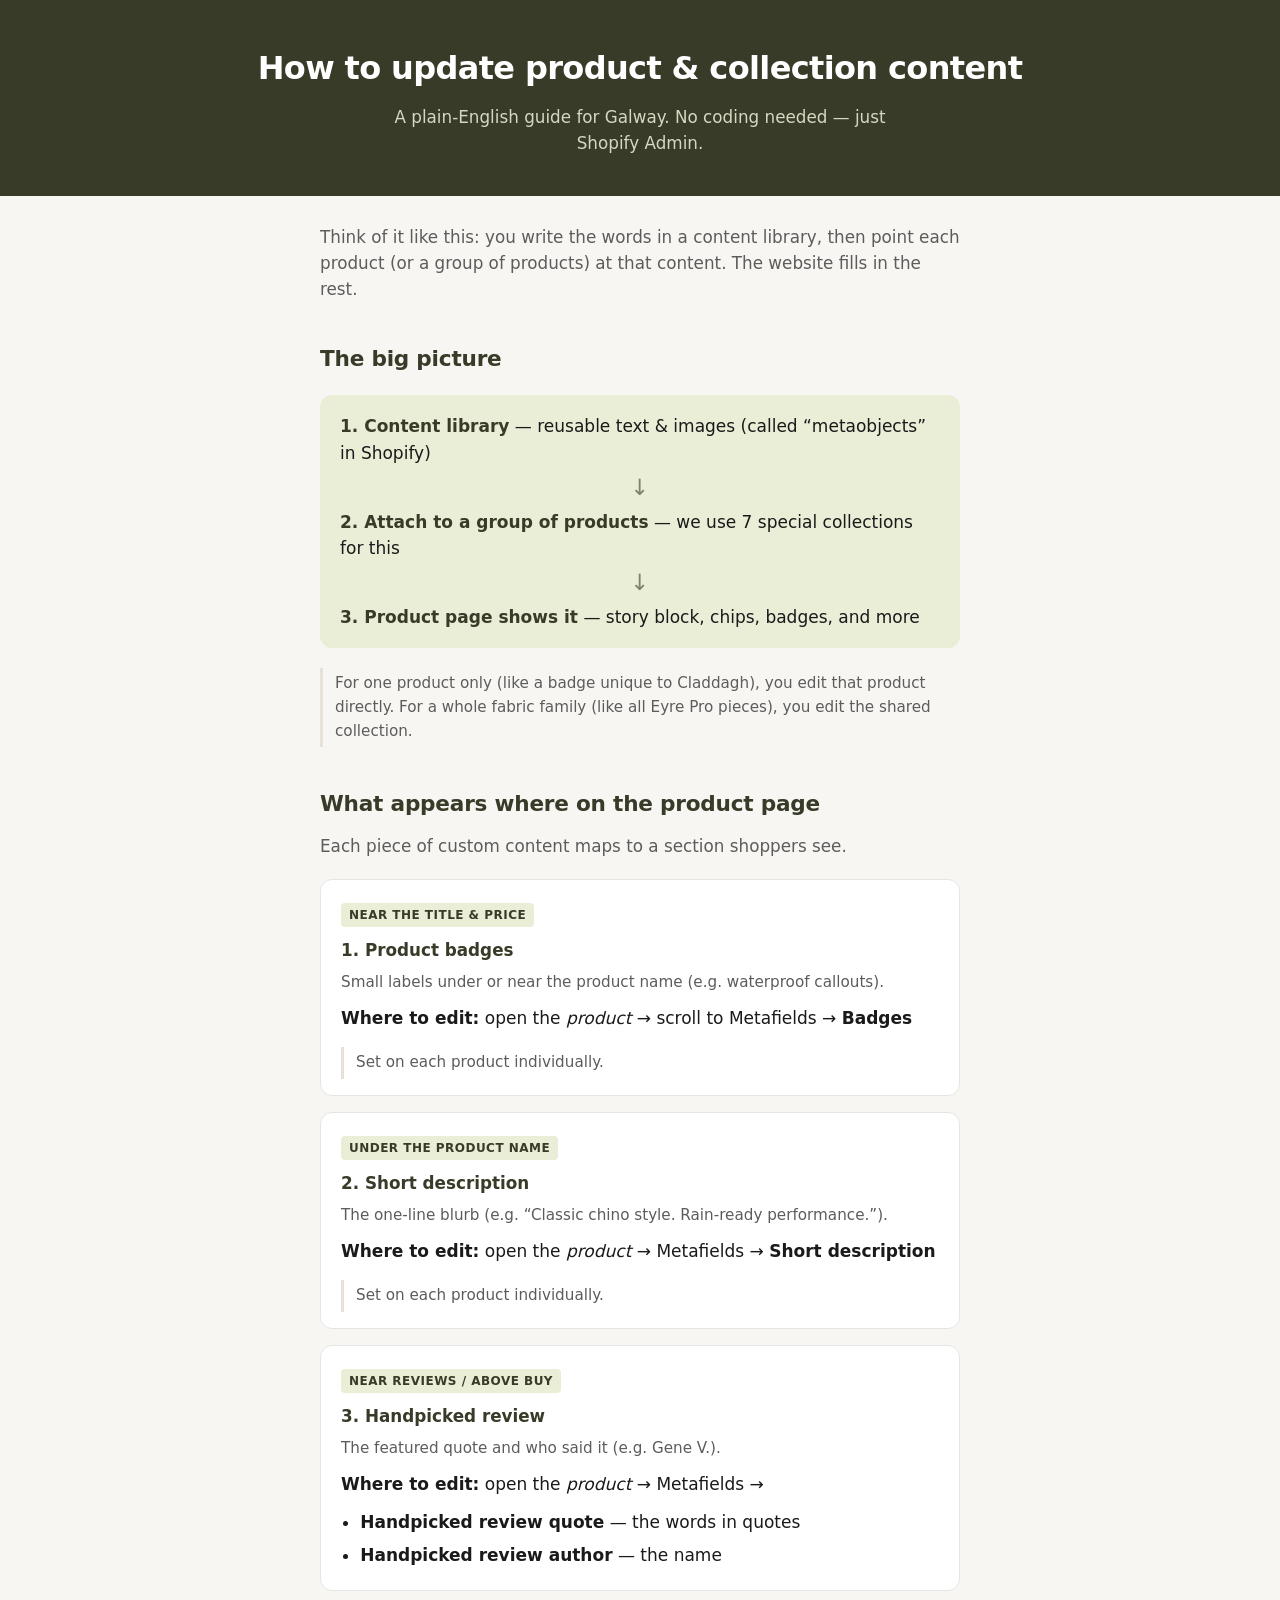
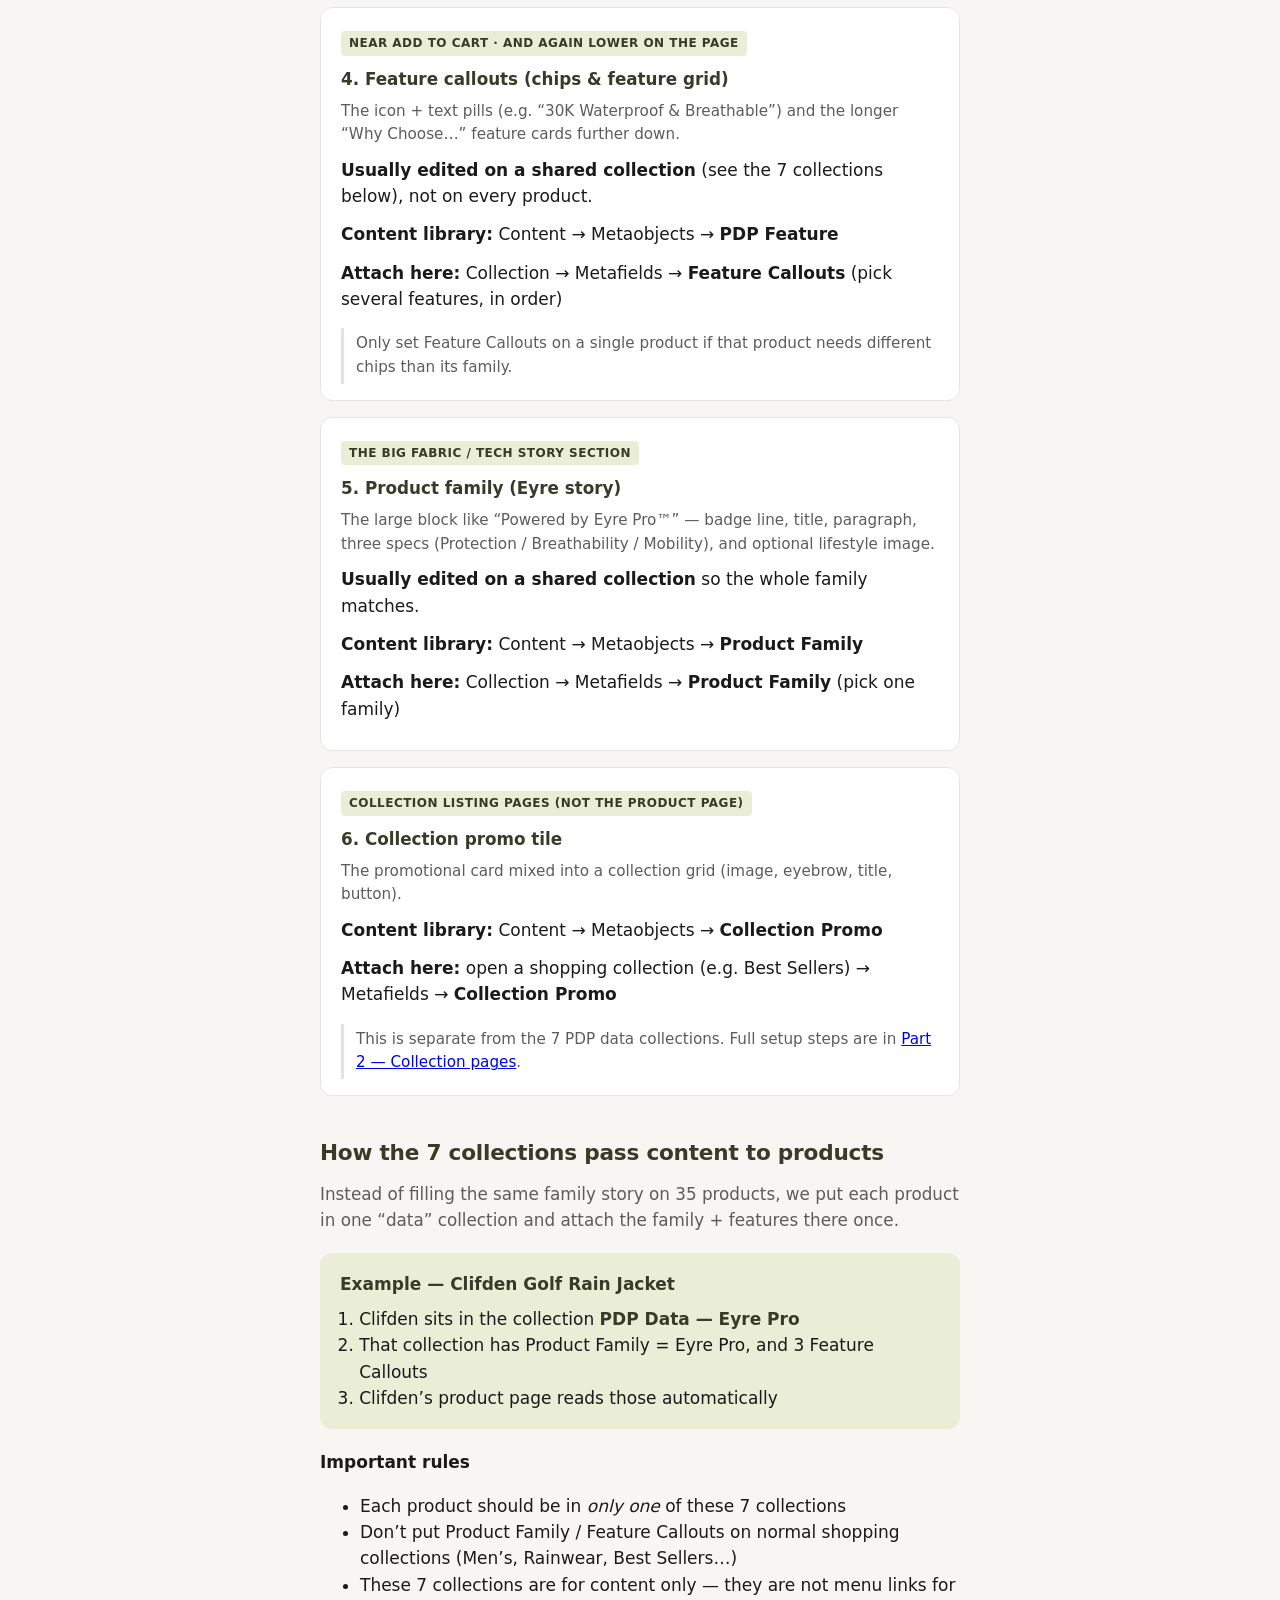
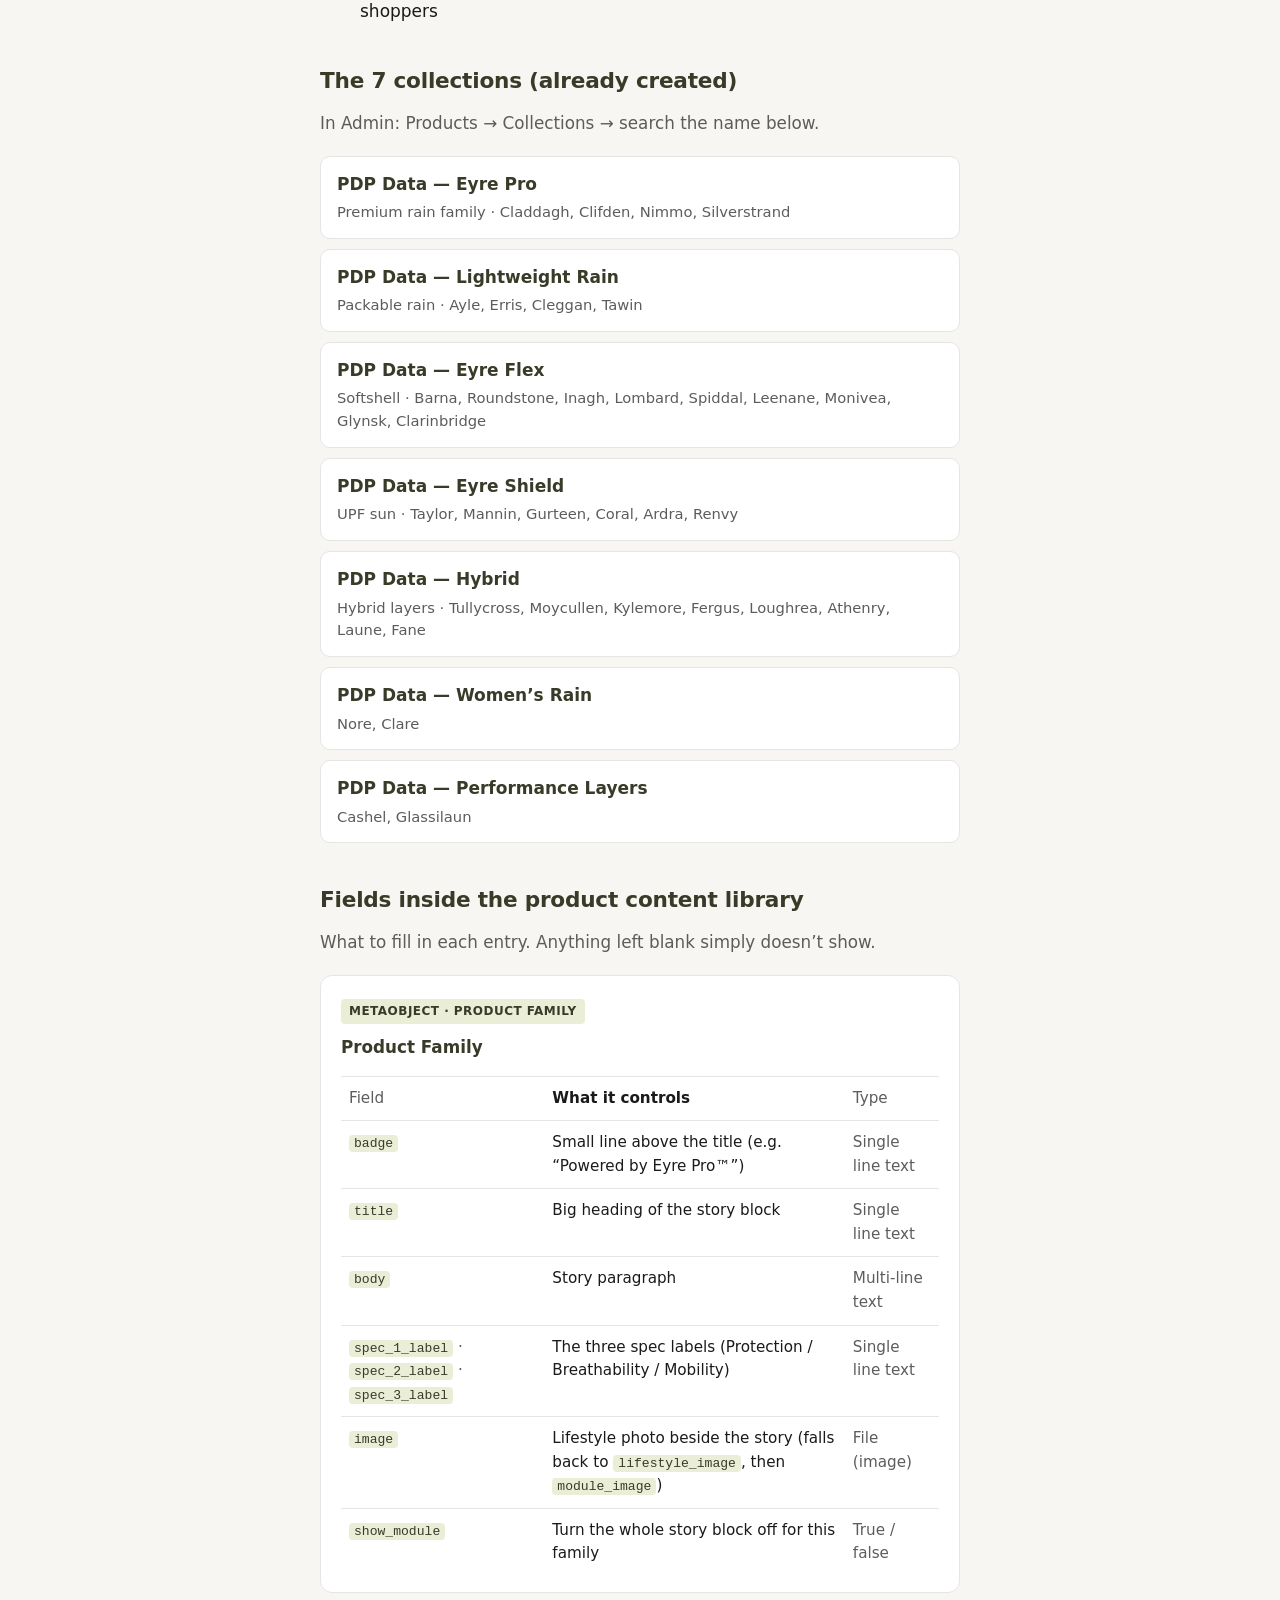
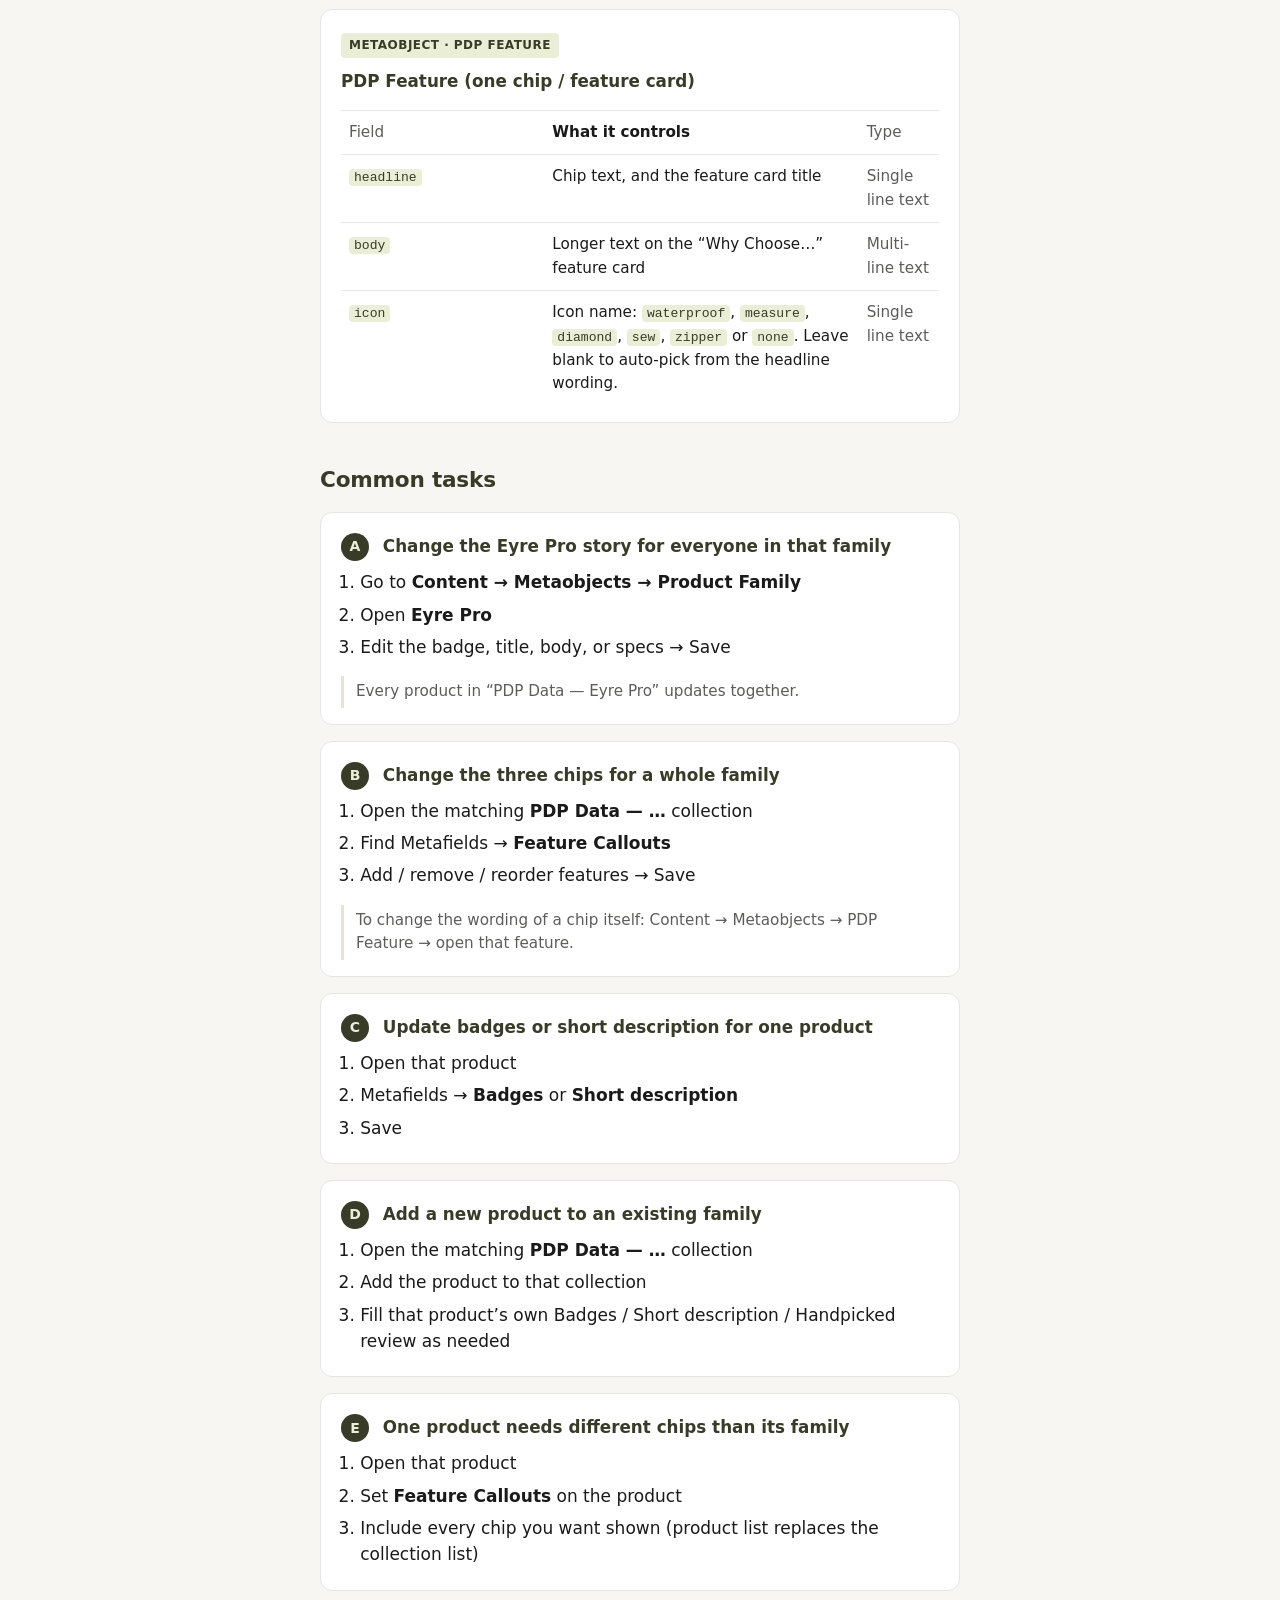
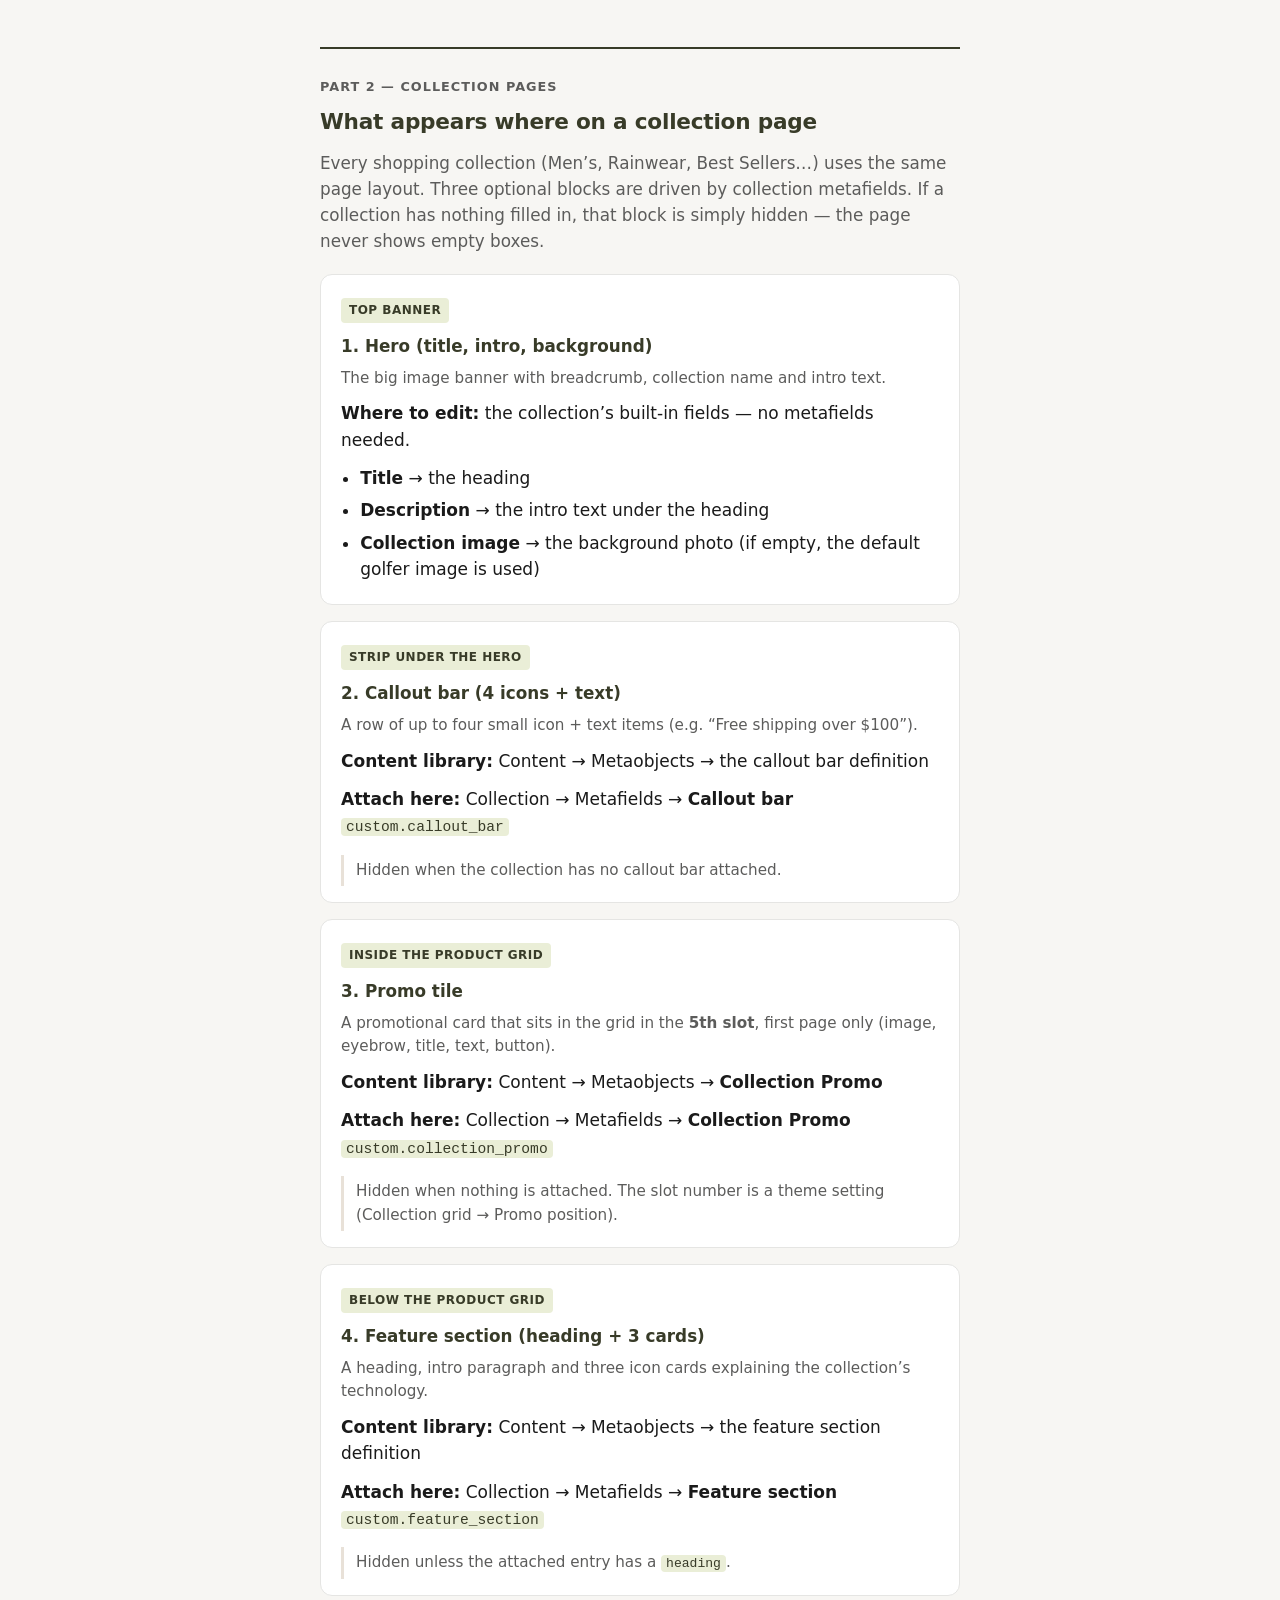
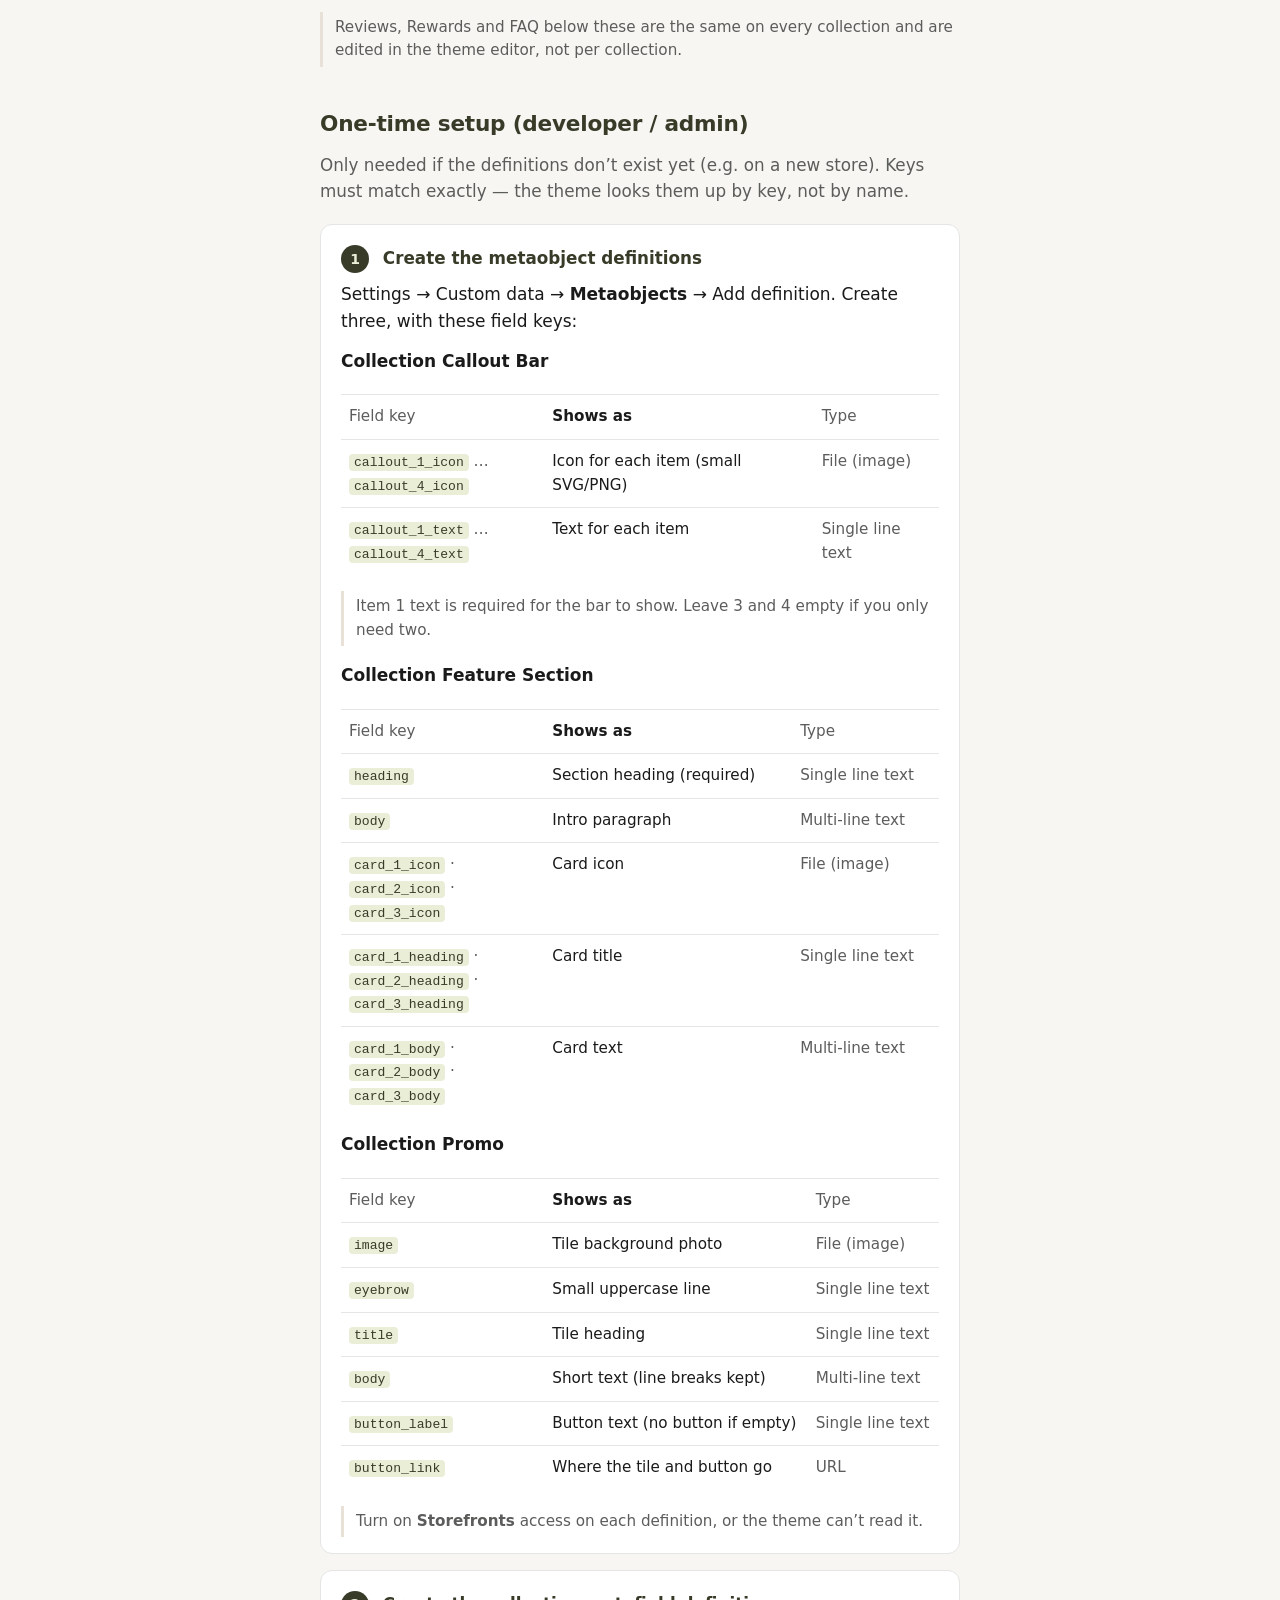
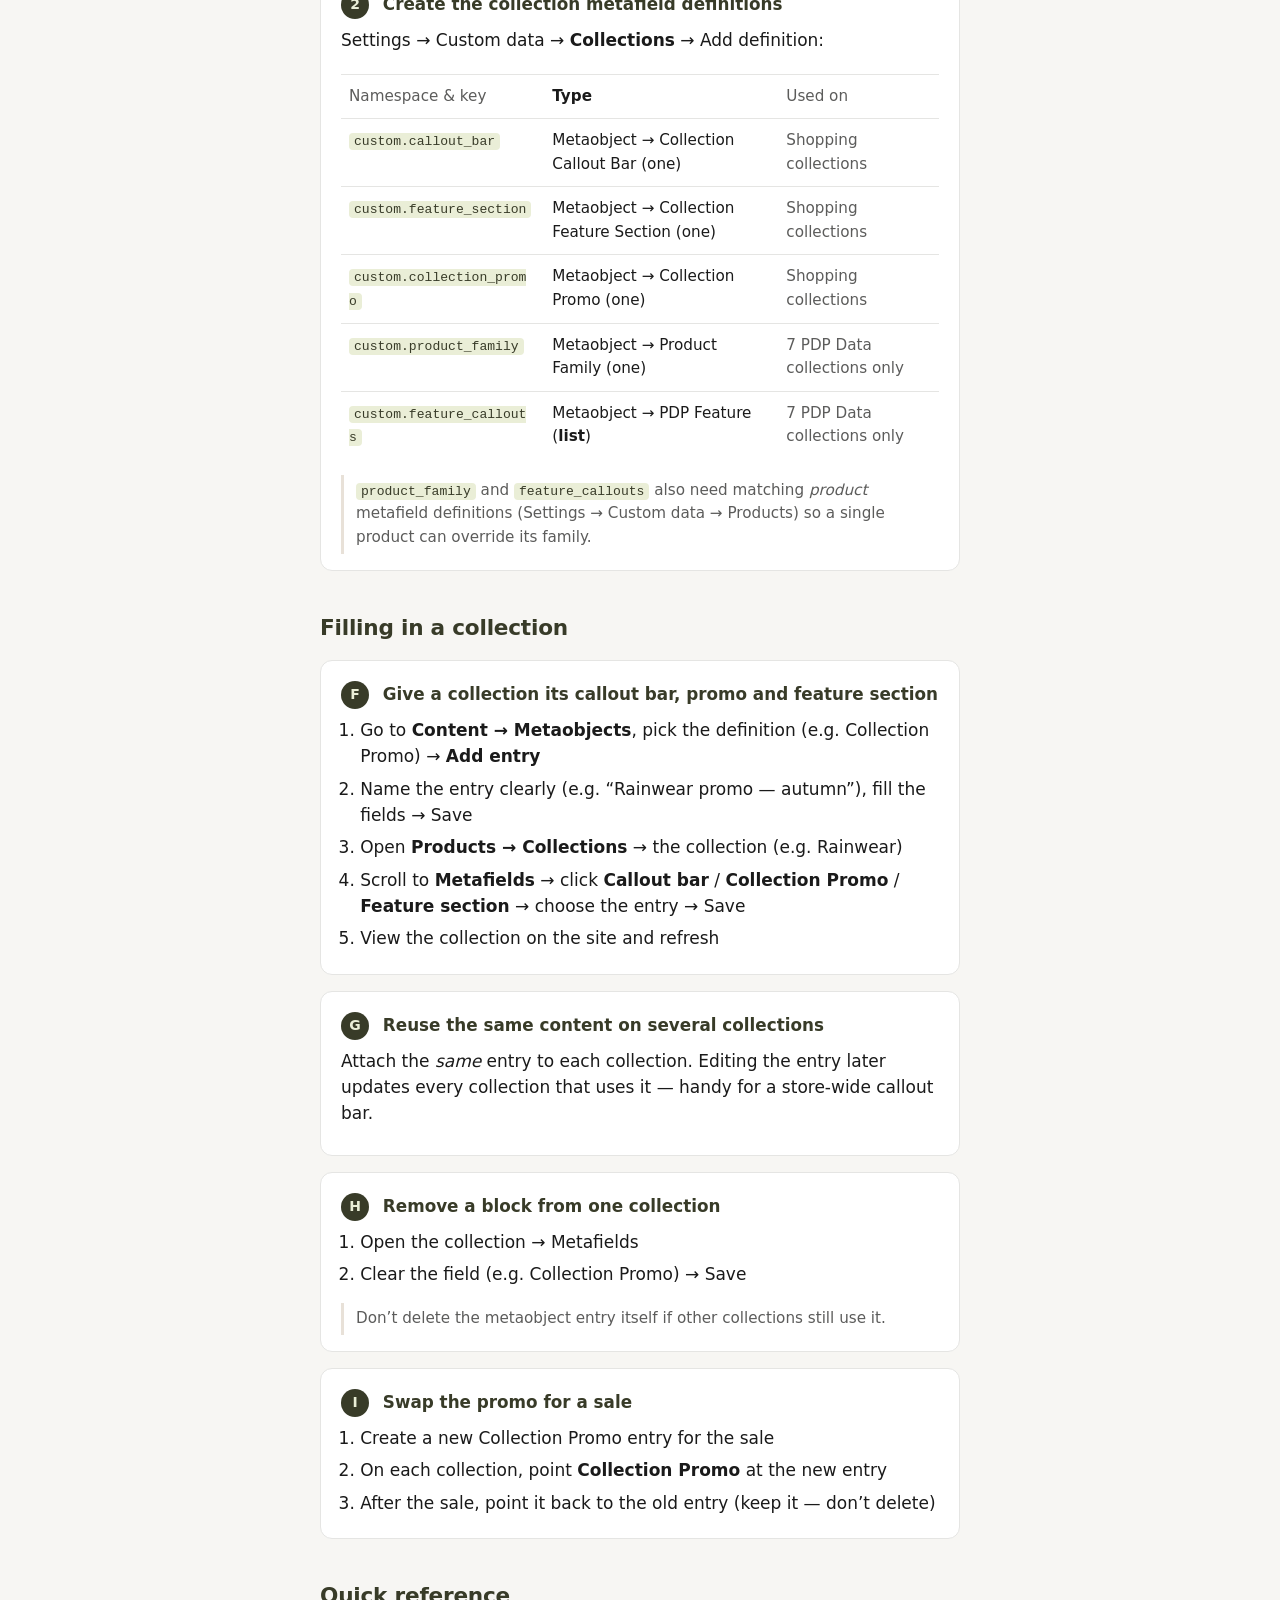
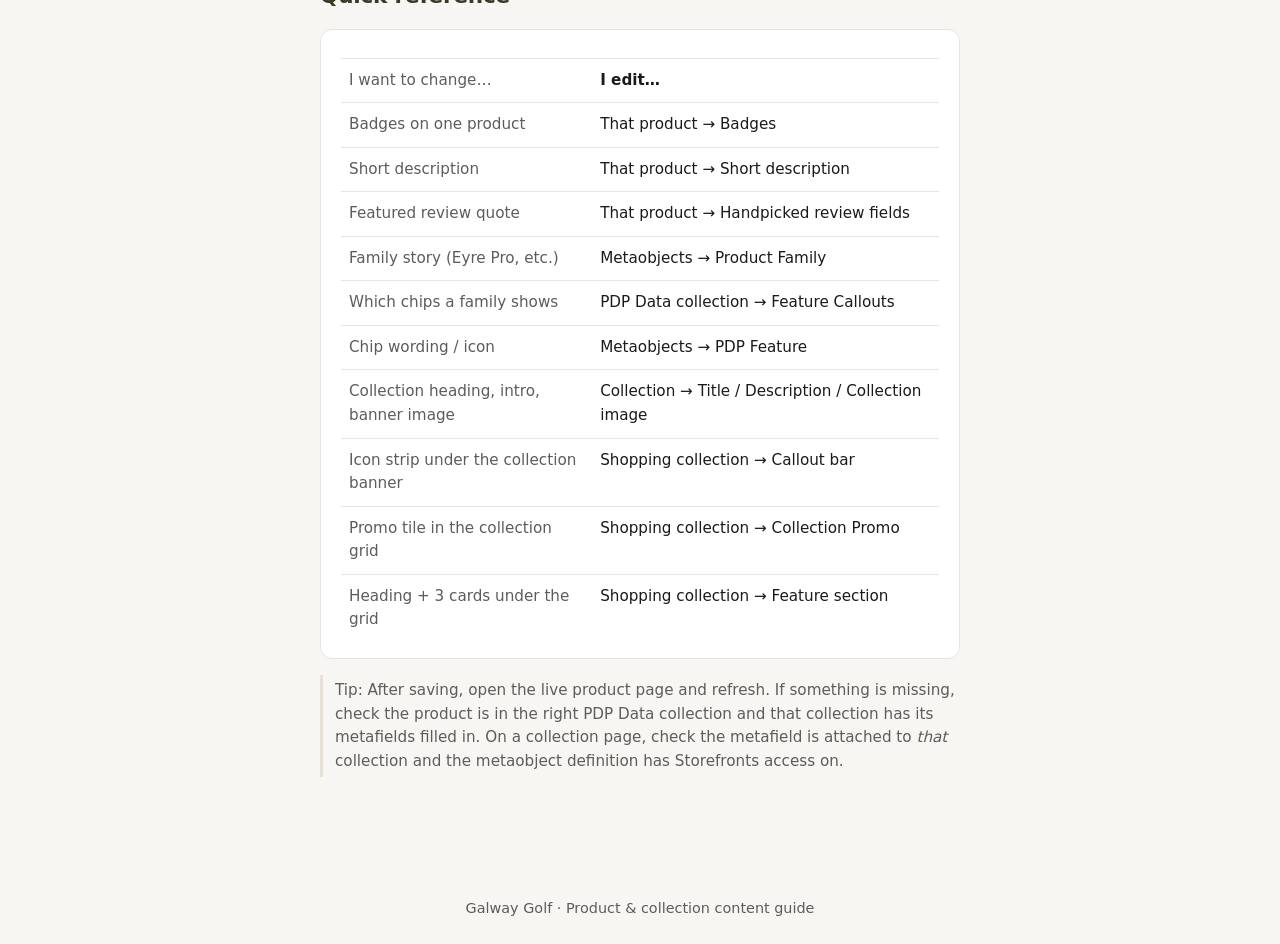
<file: docs/index.html>
<!DOCTYPE html>
<html lang="en">
<head>
  <meta charset="utf-8" />
  <meta name="viewport" content="width=device-width, initial-scale=1" />
  <title>Galway content guide</title>
  <style>
    :root {
      --green: #383b28;
      --mint: #eaeed7;
      --ink: #1a1a1a;
      --muted: #5c5c5b;
      --line: #e5e5e3;
      --bg: #f7f6f3;
      --card: #fff;
      --taupe: #e8e1d8;
    }
    * { box-sizing: border-box; }
    body {
      margin: 0;
      font: 17px/1.55 system-ui, -apple-system, "Segoe UI", sans-serif;
      color: var(--ink);
      background: var(--bg);
    }
    .hero {
      background: var(--green);
      color: var(--mint);
      padding: 44px 24px 40px;
      text-align: center;
    }
    .hero h1 {
      margin: 0 0 10px;
      font-size: clamp(1.5rem, 4vw, 2rem);
      color: #fff;
      font-weight: 600;
      letter-spacing: -0.02em;
    }
    .hero p {
      margin: 0 auto;
      max-width: 32rem;
      opacity: 0.88;
      font-size: 1.05rem;
    }
    .wrap {
      max-width: 680px;
      margin: 0 auto;
      padding: 28px 20px 80px;
    }
    h2 {
      margin: 40px 0 12px;
      font-size: 1.35rem;
      color: var(--green);
      letter-spacing: -0.01em;
    }
    h3 {
      margin: 0 0 8px;
      font-size: 1.05rem;
      color: var(--green);
    }
    p { margin: 0 0 12px; }
    .lede {
      color: var(--muted);
      font-size: 1.05rem;
      margin-bottom: 20px;
    }
    .card {
      background: var(--card);
      border: 1px solid var(--line);
      border-radius: 12px;
      padding: 20px 20px 16px;
      margin: 16px 0;
    }
    .card .where {
      display: inline-block;
      font-size: 12px;
      font-weight: 600;
      letter-spacing: 0.04em;
      text-transform: uppercase;
      background: var(--mint);
      color: var(--green);
      padding: 3px 8px;
      border-radius: 4px;
      margin-bottom: 10px;
    }
    .card .shows {
      color: var(--muted);
      font-size: 0.95rem;
      margin: 0 0 10px;
    }
    .card ol, .card ul {
      margin: 8px 0 0;
      padding-left: 1.2rem;
    }
    .card li { margin: 6px 0; }
    .num {
      display: inline-flex;
      align-items: center;
      justify-content: center;
      width: 28px;
      height: 28px;
      border-radius: 50%;
      background: var(--green);
      color: var(--mint);
      font-size: 14px;
      font-weight: 700;
      margin-right: 8px;
      vertical-align: middle;
    }
    .flow {
      background: var(--mint);
      border-radius: 12px;
      padding: 18px 20px;
      margin: 20px 0;
    }
    .flow strong { color: var(--green); }
    .arrow {
      text-align: center;
      color: var(--green);
      font-size: 1.4rem;
      margin: 4px 0;
      opacity: 0.6;
    }
    table.simple {
      width: 100%;
      border-collapse: collapse;
      font-size: 0.95rem;
      margin: 8px 0 0;
    }
    table.simple th,
    table.simple td {
      text-align: left;
      vertical-align: top;
      padding: 10px 8px;
      border-top: 1px solid var(--line);
    }
    table.simple th {
      width: 42%;
      color: var(--muted);
      font-weight: 500;
    }
    .note {
      font-size: 0.95rem;
      color: var(--muted);
      border-left: 3px solid var(--taupe);
      padding: 4px 0 4px 12px;
      margin: 16px 0;
    }
    .list-plain {
      list-style: none;
      padding: 0;
      margin: 0;
    }
    .list-plain li {
      background: var(--card);
      border: 1px solid var(--line);
      border-radius: 10px;
      padding: 14px 16px;
      margin: 10px 0;
    }
    .list-plain strong { color: var(--green); }
    .list-plain span {
      display: block;
      color: var(--muted);
      font-size: 0.92rem;
      margin-top: 4px;
    }
    code {
      font: 0.86em/1.4 ui-monospace, SFMono-Regular, Menlo, monospace;
      background: var(--mint);
      color: var(--green);
      padding: 1px 5px;
      border-radius: 4px;
      word-break: break-word;
    }
    .part {
      margin: 56px 0 0;
      padding-top: 28px;
      border-top: 2px solid var(--green);
      font-size: 0.8rem;
      font-weight: 700;
      letter-spacing: 0.08em;
      text-transform: uppercase;
      color: var(--muted);
    }
    .scroll { overflow-x: auto; }
    table.fields th { width: 34%; }
    table.fields td:nth-child(3) { color: var(--muted); }
    footer {
      text-align: center;
      color: var(--muted);
      font-size: 0.9rem;
      padding: 24px;
    }
  </style>
</head>
<body>

  <header class="hero">
    <h1>How to update product &amp; collection content</h1>
    <p>A plain-English guide for Galway. No coding needed — just Shopify Admin.</p>
  </header>

  <div class="wrap">

    <p class="lede">
      Think of it like this: you write the words in a content library, then point each product
      (or a group of products) at that content. The website fills in the rest.
    </p>

    <!-- BIG PICTURE -->
    <h2>The big picture</h2>
    <div class="flow">
      <p style="margin:0"><strong>1. Content library</strong> — reusable text &amp; images (called “metaobjects” in Shopify)</p>
      <div class="arrow">↓</div>
      <p style="margin:0"><strong>2. Attach to a group of products</strong> — we use 7 special collections for this</p>
      <div class="arrow">↓</div>
      <p style="margin:0"><strong>3. Product page shows it</strong> — story block, chips, badges, and more</p>
    </div>
    <p class="note">
      For one product only (like a badge unique to Claddagh), you edit that product directly.
      For a whole fabric family (like all Eyre Pro pieces), you edit the shared collection.
    </p>

    <!-- PRODUCT PAGE MAP -->
    <h2>What appears where on the product page</h2>
    <p class="lede">Each piece of custom content maps to a section shoppers see.</p>

    <div class="card">
      <span class="where">Near the title &amp; price</span>
      <h3>1. Product badges</h3>
      <p class="shows">Small labels under or near the product name (e.g. waterproof callouts).</p>
      <p><strong>Where to edit:</strong> open the <em>product</em> → scroll to Metafields → <strong>Badges</strong></p>
      <p class="note" style="margin-bottom:0">Set on each product individually.</p>
    </div>

    <div class="card">
      <span class="where">Under the product name</span>
      <h3>2. Short description</h3>
      <p class="shows">The one-line blurb (e.g. “Classic chino style. Rain-ready performance.”).</p>
      <p><strong>Where to edit:</strong> open the <em>product</em> → Metafields → <strong>Short description</strong></p>
      <p class="note" style="margin-bottom:0">Set on each product individually.</p>
    </div>

    <div class="card">
      <span class="where">Near reviews / above Buy</span>
      <h3>3. Handpicked review</h3>
      <p class="shows">The featured quote and who said it (e.g. Gene V.).</p>
      <p><strong>Where to edit:</strong> open the <em>product</em> → Metafields →</p>
      <ul>
        <li><strong>Handpicked review quote</strong> — the words in quotes</li>
        <li><strong>Handpicked review author</strong> — the name</li>
      </ul>
    </div>

    <div class="card">
      <span class="where">Near Add to cart · and again lower on the page</span>
      <h3>4. Feature callouts (chips &amp; feature grid)</h3>
      <p class="shows">
        The icon + text pills (e.g. “30K Waterproof &amp; Breathable”) and the longer
        “Why Choose…” feature cards further down.
      </p>
      <p><strong>Usually edited on a shared collection</strong> (see the 7 collections below), not on every product.</p>
      <p><strong>Content library:</strong> Content → Metaobjects → <strong>PDP Feature</strong></p>
      <p><strong>Attach here:</strong> Collection → Metafields → <strong>Feature Callouts</strong> (pick several features, in order)</p>
      <p class="note" style="margin-bottom:0">
        Only set Feature Callouts on a single product if that product needs different chips than its family.
      </p>
    </div>

    <div class="card">
      <span class="where">The big fabric / tech story section</span>
      <h3>5. Product family (Eyre story)</h3>
      <p class="shows">
        The large block like “Powered by Eyre Pro™” — badge line, title, paragraph,
        three specs (Protection / Breathability / Mobility), and optional lifestyle image.
      </p>
      <p><strong>Usually edited on a shared collection</strong> so the whole family matches.</p>
      <p><strong>Content library:</strong> Content → Metaobjects → <strong>Product Family</strong></p>
      <p><strong>Attach here:</strong> Collection → Metafields → <strong>Product Family</strong> (pick one family)</p>
    </div>

    <div class="card">
      <span class="where">Collection listing pages (not the product page)</span>
      <h3>6. Collection promo tile</h3>
      <p class="shows">The promotional card mixed into a collection grid (image, eyebrow, title, button).</p>
      <p><strong>Content library:</strong> Content → Metaobjects → <strong>Collection Promo</strong></p>
      <p><strong>Attach here:</strong> open a shopping collection (e.g. Best Sellers) → Metafields → <strong>Collection Promo</strong></p>
      <p class="note" style="margin-bottom:0">This is separate from the 7 PDP data collections. Full setup steps are in <a href="#collections">Part 2 — Collection pages</a>.</p>
    </div>

    <!-- HOW COLLECTIONS PASS CONTENT -->
    <h2>How the 7 collections pass content to products</h2>
    <p class="lede">
      Instead of filling the same family story on 35 products, we put each product in one
      “data” collection and attach the family + features there once.
    </p>

    <div class="flow">
      <p style="margin:0 0 8px"><strong>Example — Clifden Golf Rain Jacket</strong></p>
      <ol style="margin:0; padding-left:1.2rem">
        <li>Clifden sits in the collection <strong>PDP Data — Eyre Pro</strong></li>
        <li>That collection has Product Family = Eyre Pro, and 3 Feature Callouts</li>
        <li>Clifden’s product page reads those automatically</li>
      </ol>
    </div>

    <p><strong>Important rules</strong></p>
    <ul>
      <li>Each product should be in <em>only one</em> of these 7 collections</li>
      <li>Don’t put Product Family / Feature Callouts on normal shopping collections (Men’s, Rainwear, Best Sellers…)</li>
      <li>These 7 collections are for content only — they are not menu links for shoppers</li>
    </ul>

    <h2>The 7 collections (already created)</h2>
    <p class="lede">In Admin: Products → Collections → search the name below.</p>

    <ul class="list-plain">
      <li>
        <strong>PDP Data — Eyre Pro</strong>
        <span>Premium rain family · Claddagh, Clifden, Nimmo, Silverstrand</span>
      </li>
      <li>
        <strong>PDP Data — Lightweight Rain</strong>
        <span>Packable rain · Ayle, Erris, Cleggan, Tawin</span>
      </li>
      <li>
        <strong>PDP Data — Eyre Flex</strong>
        <span>Softshell · Barna, Roundstone, Inagh, Lombard, Spiddal, Leenane, Monivea, Glynsk, Clarinbridge</span>
      </li>
      <li>
        <strong>PDP Data — Eyre Shield</strong>
        <span>UPF sun · Taylor, Mannin, Gurteen, Coral, Ardra, Renvy</span>
      </li>
      <li>
        <strong>PDP Data — Hybrid</strong>
        <span>Hybrid layers · Tullycross, Moycullen, Kylemore, Fergus, Loughrea, Athenry, Laune, Fane</span>
      </li>
      <li>
        <strong>PDP Data — Women’s Rain</strong>
        <span>Nore, Clare</span>
      </li>
      <li>
        <strong>PDP Data — Performance Layers</strong>
        <span>Cashel, Glassilaun</span>
      </li>
    </ul>

    <h2>Fields inside the product content library</h2>
    <p class="lede">What to fill in each entry. Anything left blank simply doesn’t show.</p>

    <div class="card">
      <span class="where">Metaobject · Product Family</span>
      <h3>Product Family</h3>
      <div class="scroll"><table class="simple fields">
        <tr><th>Field</th><td><strong>What it controls</strong></td><td>Type</td></tr>
        <tr><th><code>badge</code></th><td>Small line above the title (e.g. “Powered by Eyre Pro™”)</td><td>Single line text</td></tr>
        <tr><th><code>title</code></th><td>Big heading of the story block</td><td>Single line text</td></tr>
        <tr><th><code>body</code></th><td>Story paragraph</td><td>Multi-line text</td></tr>
        <tr><th><code>spec_1_label</code> · <code>spec_2_label</code> · <code>spec_3_label</code></th><td>The three spec labels (Protection / Breathability / Mobility)</td><td>Single line text</td></tr>
        <tr><th><code>image</code></th><td>Lifestyle photo beside the story (falls back to <code>lifestyle_image</code>, then <code>module_image</code>)</td><td>File (image)</td></tr>
        <tr><th><code>show_module</code></th><td>Turn the whole story block off for this family</td><td>True / false</td></tr>
      </table></div>
    </div>

    <div class="card">
      <span class="where">Metaobject · PDP Feature</span>
      <h3>PDP Feature (one chip / feature card)</h3>
      <div class="scroll"><table class="simple fields">
        <tr><th>Field</th><td><strong>What it controls</strong></td><td>Type</td></tr>
        <tr><th><code>headline</code></th><td>Chip text, and the feature card title</td><td>Single line text</td></tr>
        <tr><th><code>body</code></th><td>Longer text on the “Why Choose…” feature card</td><td>Multi-line text</td></tr>
        <tr><th><code>icon</code></th><td>Icon name: <code>waterproof</code>, <code>measure</code>, <code>diamond</code>, <code>sew</code>, <code>zipper</code> or <code>none</code>. Leave blank to auto-pick from the headline wording.</td><td>Single line text</td></tr>
      </table></div>
    </div>

    <!-- DAY TO DAY -->
    <h2>Common tasks</h2>

    <div class="card">
      <h3><span class="num">A</span> Change the Eyre Pro story for everyone in that family</h3>
      <ol>
        <li>Go to <strong>Content → Metaobjects → Product Family</strong></li>
        <li>Open <strong>Eyre Pro</strong></li>
        <li>Edit the badge, title, body, or specs → Save</li>
      </ol>
      <p class="note" style="margin-bottom:0">Every product in “PDP Data — Eyre Pro” updates together.</p>
    </div>

    <div class="card">
      <h3><span class="num">B</span> Change the three chips for a whole family</h3>
      <ol>
        <li>Open the matching <strong>PDP Data — …</strong> collection</li>
        <li>Find Metafields → <strong>Feature Callouts</strong></li>
        <li>Add / remove / reorder features → Save</li>
      </ol>
      <p class="note" style="margin-bottom:0">
        To change the wording of a chip itself: Content → Metaobjects → PDP Feature → open that feature.
      </p>
    </div>

    <div class="card">
      <h3><span class="num">C</span> Update badges or short description for one product</h3>
      <ol>
        <li>Open that product</li>
        <li>Metafields → <strong>Badges</strong> or <strong>Short description</strong></li>
        <li>Save</li>
      </ol>
    </div>

    <div class="card">
      <h3><span class="num">D</span> Add a new product to an existing family</h3>
      <ol>
        <li>Open the matching <strong>PDP Data — …</strong> collection</li>
        <li>Add the product to that collection</li>
        <li>Fill that product’s own Badges / Short description / Handpicked review as needed</li>
      </ol>
    </div>

    <div class="card">
      <h3><span class="num">E</span> One product needs different chips than its family</h3>
      <ol>
        <li>Open that product</li>
        <li>Set <strong>Feature Callouts</strong> on the product</li>
        <li>Include every chip you want shown (product list replaces the collection list)</li>
      </ol>
    </div>

    <!-- ================= COLLECTION PAGES ================= -->
    <p class="part" id="collections">Part 2 — Collection pages</p>
    <h2 style="margin-top:8px">What appears where on a collection page</h2>
    <p class="lede">
      Every shopping collection (Men’s, Rainwear, Best Sellers…) uses the same page layout.
      Three optional blocks are driven by collection metafields. If a collection has nothing
      filled in, that block is simply hidden — the page never shows empty boxes.
    </p>

    <div class="card">
      <span class="where">Top banner</span>
      <h3>1. Hero (title, intro, background)</h3>
      <p class="shows">The big image banner with breadcrumb, collection name and intro text.</p>
      <p><strong>Where to edit:</strong> the collection’s built-in fields — no metafields needed.</p>
      <ul>
        <li><strong>Title</strong> → the heading</li>
        <li><strong>Description</strong> → the intro text under the heading</li>
        <li><strong>Collection image</strong> → the background photo (if empty, the default golfer image is used)</li>
      </ul>
    </div>

    <div class="card">
      <span class="where">Strip under the hero</span>
      <h3>2. Callout bar (4 icons + text)</h3>
      <p class="shows">A row of up to four small icon + text items (e.g. “Free shipping over $100”).</p>
      <p><strong>Content library:</strong> Content → Metaobjects → the callout bar definition</p>
      <p><strong>Attach here:</strong> Collection → Metafields → <strong>Callout bar</strong> <code>custom.callout_bar</code></p>
      <p class="note" style="margin-bottom:0">Hidden when the collection has no callout bar attached.</p>
    </div>

    <div class="card">
      <span class="where">Inside the product grid</span>
      <h3>3. Promo tile</h3>
      <p class="shows">A promotional card that sits in the grid in the <strong>5th slot</strong>, first page only (image, eyebrow, title, text, button).</p>
      <p><strong>Content library:</strong> Content → Metaobjects → <strong>Collection Promo</strong></p>
      <p><strong>Attach here:</strong> Collection → Metafields → <strong>Collection Promo</strong> <code>custom.collection_promo</code></p>
      <p class="note" style="margin-bottom:0">Hidden when nothing is attached. The slot number is a theme setting (Collection grid → Promo position).</p>
    </div>

    <div class="card">
      <span class="where">Below the product grid</span>
      <h3>4. Feature section (heading + 3 cards)</h3>
      <p class="shows">A heading, intro paragraph and three icon cards explaining the collection’s technology.</p>
      <p><strong>Content library:</strong> Content → Metaobjects → the feature section definition</p>
      <p><strong>Attach here:</strong> Collection → Metafields → <strong>Feature section</strong> <code>custom.feature_section</code></p>
      <p class="note" style="margin-bottom:0">Hidden unless the attached entry has a <code>heading</code>.</p>
    </div>

    <p class="note">
      Reviews, Rewards and FAQ below these are the same on every collection and are edited in the theme editor, not per collection.
    </p>

    <h2>One-time setup (developer / admin)</h2>
    <p class="lede">
      Only needed if the definitions don’t exist yet (e.g. on a new store). Keys must match exactly —
      the theme looks them up by key, not by name.
    </p>

    <div class="card">
      <h3><span class="num">1</span> Create the metaobject definitions</h3>
      <p>Settings → Custom data → <strong>Metaobjects</strong> → Add definition. Create three, with these field keys:</p>

      <p style="margin-top:14px"><strong>Collection Callout Bar</strong></p>
      <div class="scroll"><table class="simple fields">
        <tr><th>Field key</th><td><strong>Shows as</strong></td><td>Type</td></tr>
        <tr><th><code>callout_1_icon</code> … <code>callout_4_icon</code></th><td>Icon for each item (small SVG/PNG)</td><td>File (image)</td></tr>
        <tr><th><code>callout_1_text</code> … <code>callout_4_text</code></th><td>Text for each item</td><td>Single line text</td></tr>
      </table></div>
      <p class="note">Item 1 text is required for the bar to show. Leave 3 and 4 empty if you only need two.</p>

      <p style="margin-top:14px"><strong>Collection Feature Section</strong></p>
      <div class="scroll"><table class="simple fields">
        <tr><th>Field key</th><td><strong>Shows as</strong></td><td>Type</td></tr>
        <tr><th><code>heading</code></th><td>Section heading (required)</td><td>Single line text</td></tr>
        <tr><th><code>body</code></th><td>Intro paragraph</td><td>Multi-line text</td></tr>
        <tr><th><code>card_1_icon</code> · <code>card_2_icon</code> · <code>card_3_icon</code></th><td>Card icon</td><td>File (image)</td></tr>
        <tr><th><code>card_1_heading</code> · <code>card_2_heading</code> · <code>card_3_heading</code></th><td>Card title</td><td>Single line text</td></tr>
        <tr><th><code>card_1_body</code> · <code>card_2_body</code> · <code>card_3_body</code></th><td>Card text</td><td>Multi-line text</td></tr>
      </table></div>

      <p style="margin-top:14px"><strong>Collection Promo</strong></p>
      <div class="scroll"><table class="simple fields">
        <tr><th>Field key</th><td><strong>Shows as</strong></td><td>Type</td></tr>
        <tr><th><code>image</code></th><td>Tile background photo</td><td>File (image)</td></tr>
        <tr><th><code>eyebrow</code></th><td>Small uppercase line</td><td>Single line text</td></tr>
        <tr><th><code>title</code></th><td>Tile heading</td><td>Single line text</td></tr>
        <tr><th><code>body</code></th><td>Short text (line breaks kept)</td><td>Multi-line text</td></tr>
        <tr><th><code>button_label</code></th><td>Button text (no button if empty)</td><td>Single line text</td></tr>
        <tr><th><code>button_link</code></th><td>Where the tile and button go</td><td>URL</td></tr>
      </table></div>
      <p class="note" style="margin-bottom:0">Turn on <strong>Storefronts</strong> access on each definition, or the theme can’t read it.</p>
    </div>

    <div class="card">
      <h3><span class="num">2</span> Create the collection metafield definitions</h3>
      <p>Settings → Custom data → <strong>Collections</strong> → Add definition:</p>
      <div class="scroll"><table class="simple fields">
        <tr><th>Namespace &amp; key</th><td><strong>Type</strong></td><td>Used on</td></tr>
        <tr><th><code>custom.callout_bar</code></th><td>Metaobject → Collection Callout Bar (one)</td><td>Shopping collections</td></tr>
        <tr><th><code>custom.feature_section</code></th><td>Metaobject → Collection Feature Section (one)</td><td>Shopping collections</td></tr>
        <tr><th><code>custom.collection_promo</code></th><td>Metaobject → Collection Promo (one)</td><td>Shopping collections</td></tr>
        <tr><th><code>custom.product_family</code></th><td>Metaobject → Product Family (one)</td><td>7 PDP Data collections only</td></tr>
        <tr><th><code>custom.feature_callouts</code></th><td>Metaobject → PDP Feature (<strong>list</strong>)</td><td>7 PDP Data collections only</td></tr>
      </table></div>
      <p class="note" style="margin-bottom:0">
        <code>product_family</code> and <code>feature_callouts</code> also need matching <em>product</em> metafield definitions
        (Settings → Custom data → Products) so a single product can override its family.
      </p>
    </div>

    <h2>Filling in a collection</h2>

    <div class="card">
      <h3><span class="num">F</span> Give a collection its callout bar, promo and feature section</h3>
      <ol>
        <li>Go to <strong>Content → Metaobjects</strong>, pick the definition (e.g. Collection Promo) → <strong>Add entry</strong></li>
        <li>Name the entry clearly (e.g. “Rainwear promo — autumn”), fill the fields → Save</li>
        <li>Open <strong>Products → Collections</strong> → the collection (e.g. Rainwear)</li>
        <li>Scroll to <strong>Metafields</strong> → click <strong>Callout bar</strong> / <strong>Collection Promo</strong> / <strong>Feature section</strong> → choose the entry → Save</li>
        <li>View the collection on the site and refresh</li>
      </ol>
    </div>

    <div class="card">
      <h3><span class="num">G</span> Reuse the same content on several collections</h3>
      <p>Attach the <em>same</em> entry to each collection. Editing the entry later updates every collection that uses it — handy for a store-wide callout bar.</p>
    </div>

    <div class="card">
      <h3><span class="num">H</span> Remove a block from one collection</h3>
      <ol>
        <li>Open the collection → Metafields</li>
        <li>Clear the field (e.g. Collection Promo) → Save</li>
      </ol>
      <p class="note" style="margin-bottom:0">Don’t delete the metaobject entry itself if other collections still use it.</p>
    </div>

    <div class="card">
      <h3><span class="num">I</span> Swap the promo for a sale</h3>
      <ol>
        <li>Create a new Collection Promo entry for the sale</li>
        <li>On each collection, point <strong>Collection Promo</strong> at the new entry</li>
        <li>After the sale, point it back to the old entry (keep it — don’t delete)</li>
      </ol>
    </div>

    <!-- QUICK REF -->
    <h2>Quick reference</h2>
    <div class="card">
      <table class="simple">
        <tr>
          <th>I want to change…</th>
          <td><strong>I edit…</strong></td>
        </tr>
        <tr>
          <th>Badges on one product</th>
          <td>That product → Badges</td>
        </tr>
        <tr>
          <th>Short description</th>
          <td>That product → Short description</td>
        </tr>
        <tr>
          <th>Featured review quote</th>
          <td>That product → Handpicked review fields</td>
        </tr>
        <tr>
          <th>Family story (Eyre Pro, etc.)</th>
          <td>Metaobjects → Product Family</td>
        </tr>
        <tr>
          <th>Which chips a family shows</th>
          <td>PDP Data collection → Feature Callouts</td>
        </tr>
        <tr>
          <th>Chip wording / icon</th>
          <td>Metaobjects → PDP Feature</td>
        </tr>
        <tr>
          <th>Collection heading, intro, banner image</th>
          <td>Collection → Title / Description / Collection image</td>
        </tr>
        <tr>
          <th>Icon strip under the collection banner</th>
          <td>Shopping collection → Callout bar</td>
        </tr>
        <tr>
          <th>Promo tile in the collection grid</th>
          <td>Shopping collection → Collection Promo</td>
        </tr>
        <tr>
          <th>Heading + 3 cards under the grid</th>
          <td>Shopping collection → Feature section</td>
        </tr>
      </table>
    </div>

    <p class="note">
      Tip: After saving, open the live product page and refresh. If something is missing,
      check the product is in the right PDP Data collection and that collection has its metafields filled in.
      On a collection page, check the metafield is attached to <em>that</em> collection and the metaobject definition has Storefronts access on.
    </p>

  </div>

  <footer>Galway Golf · Product &amp; collection content guide</footer>
</body>
</html>
</file>
